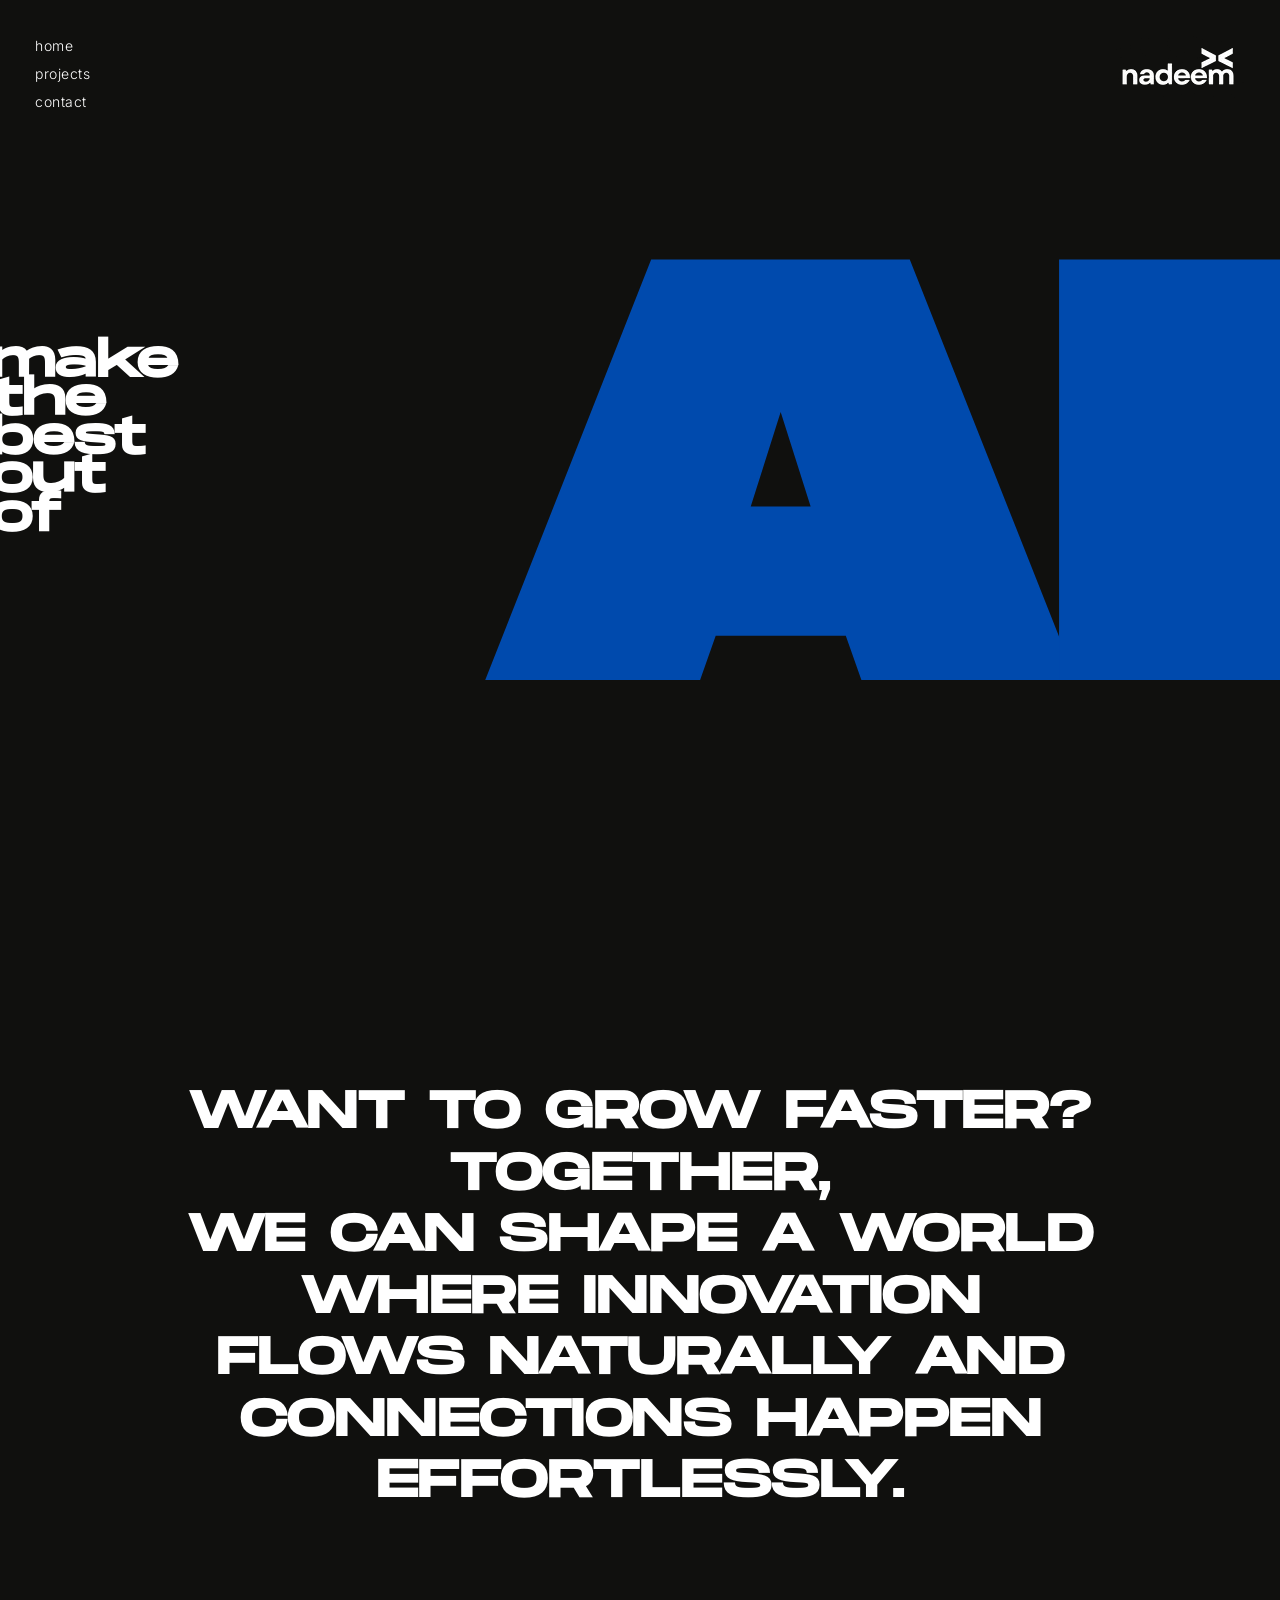
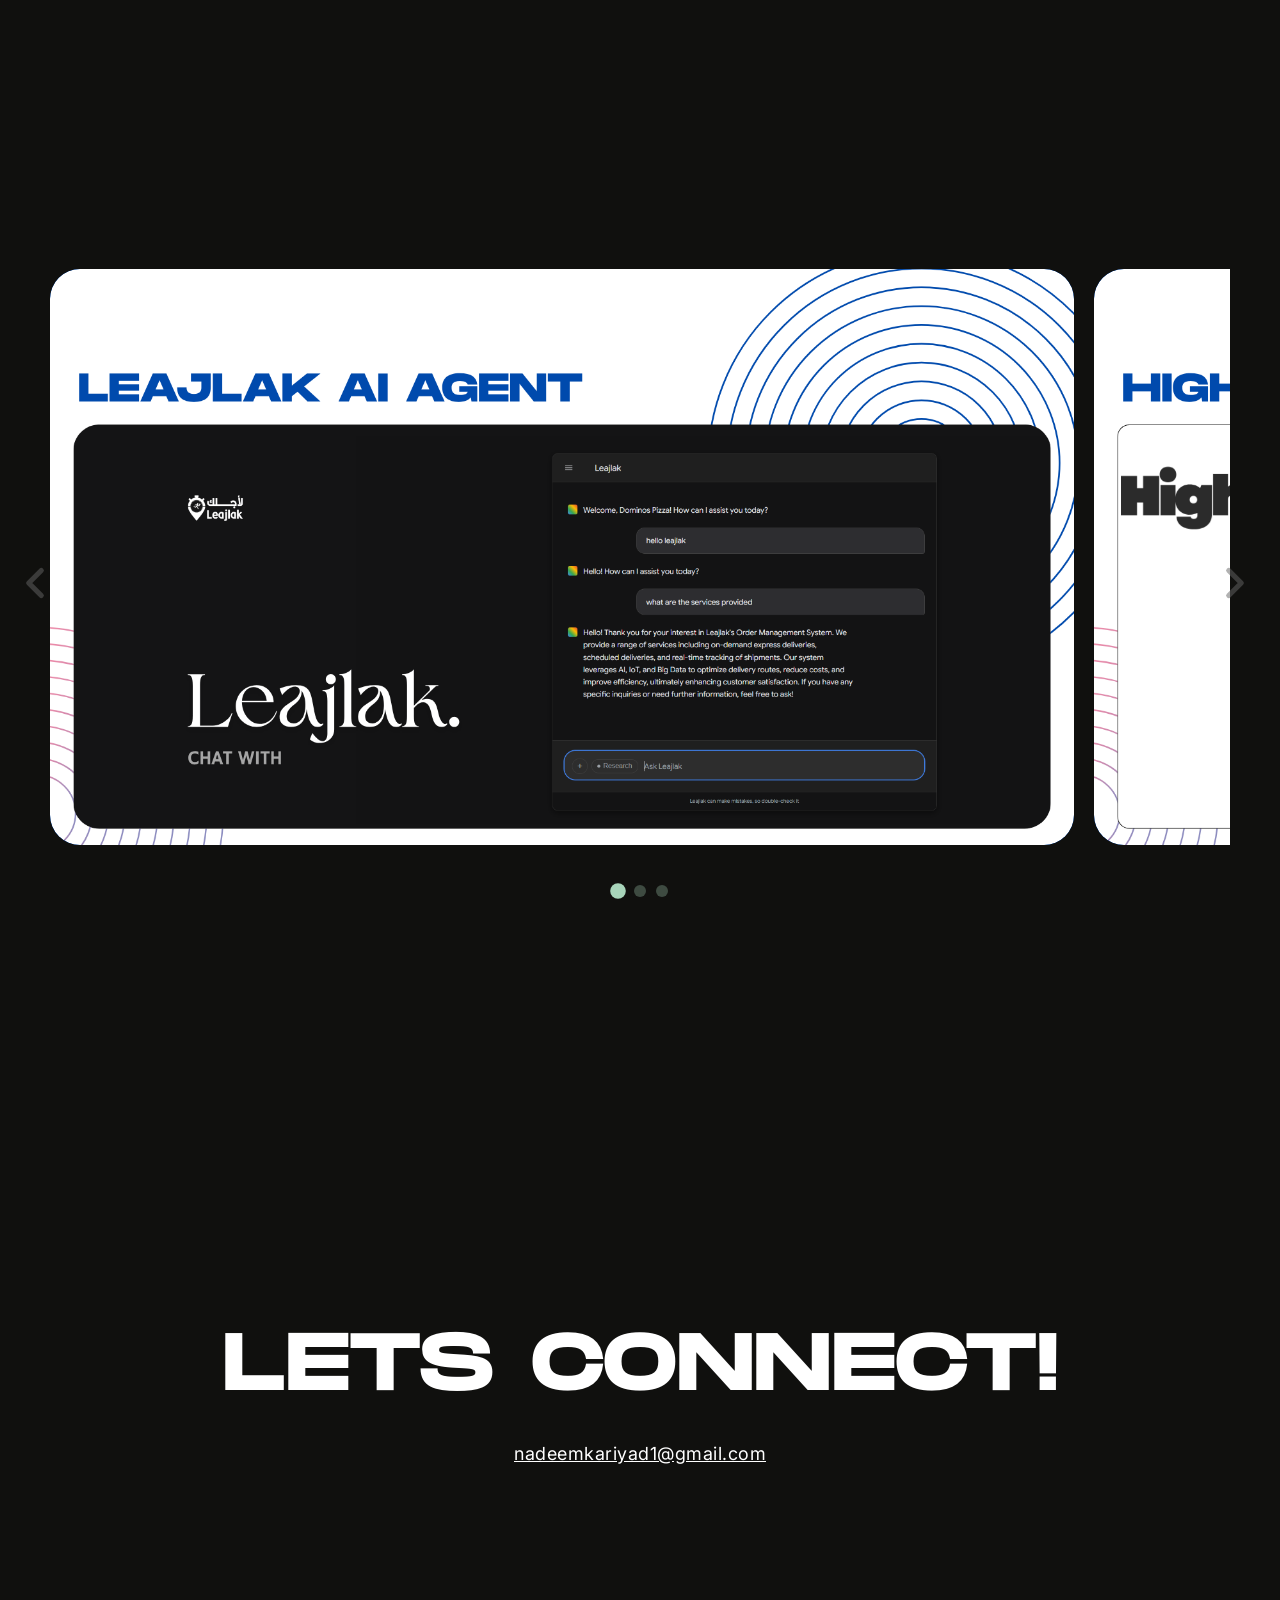
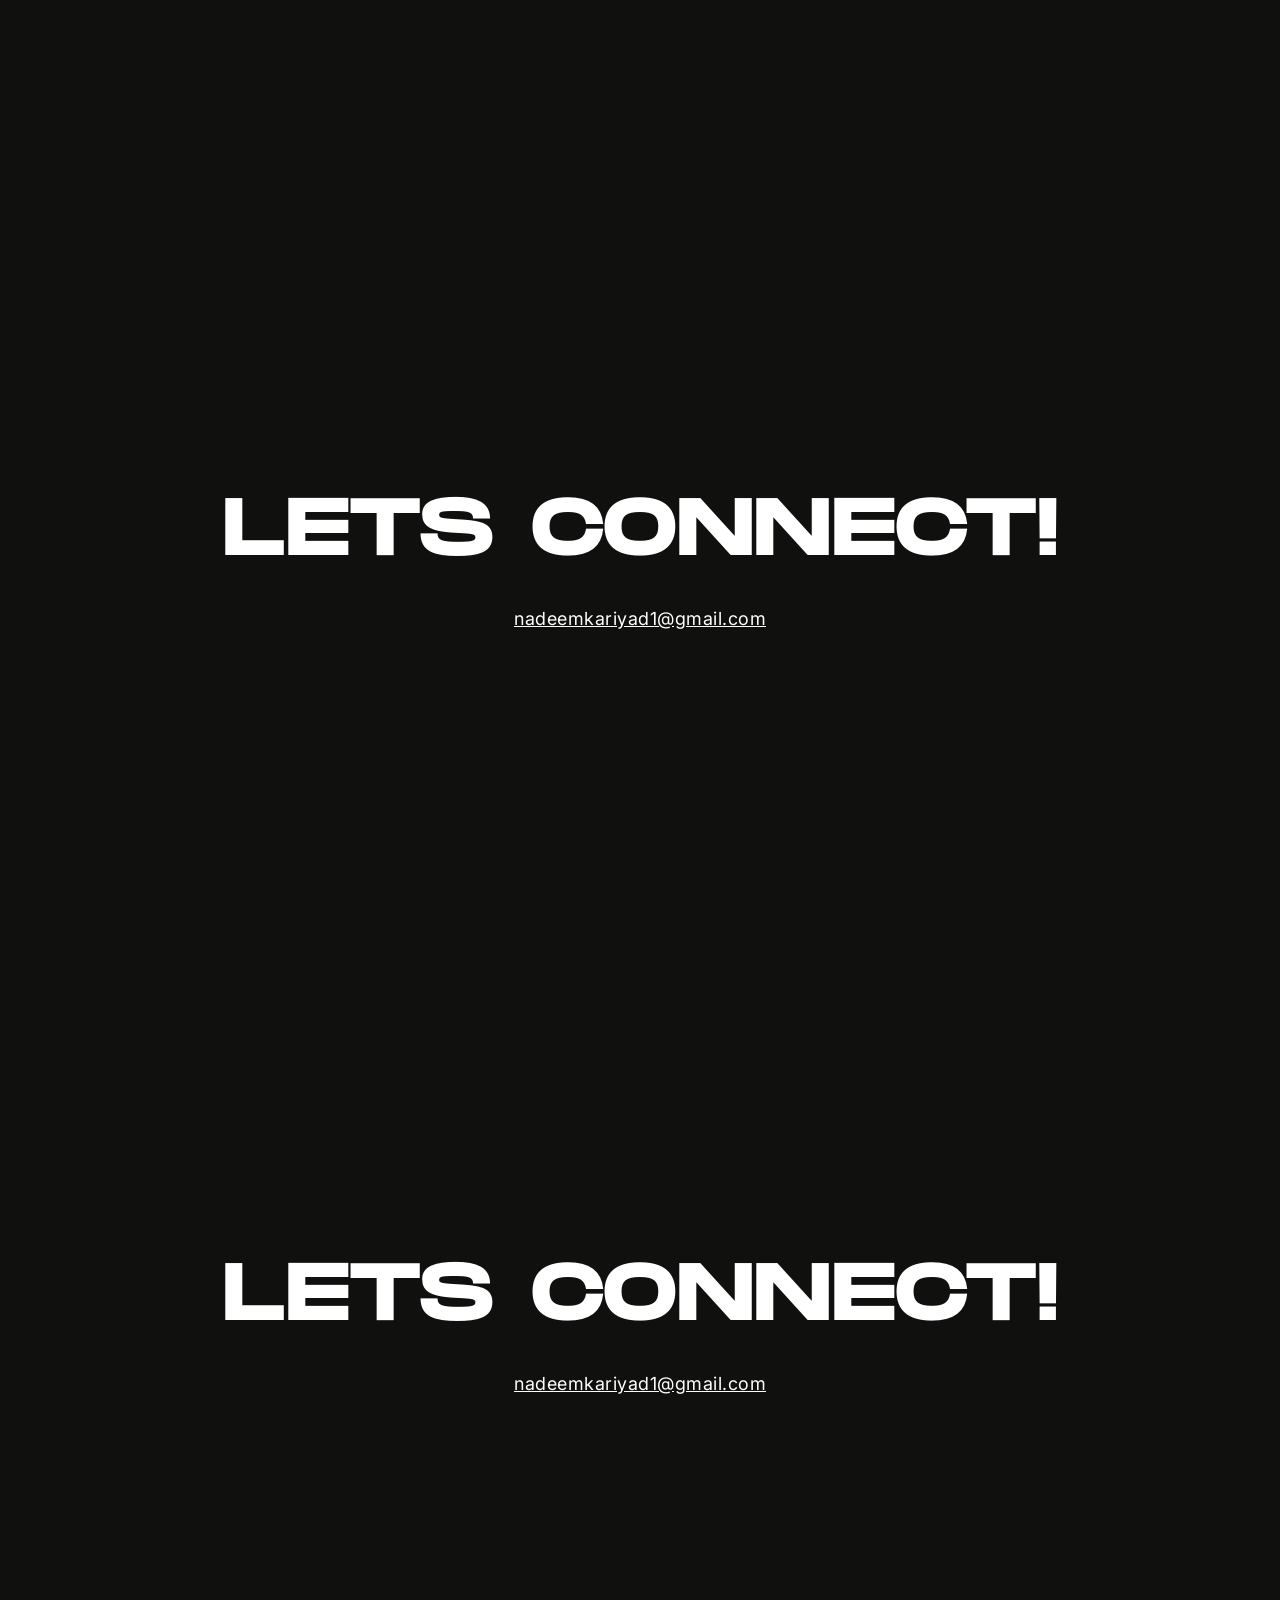
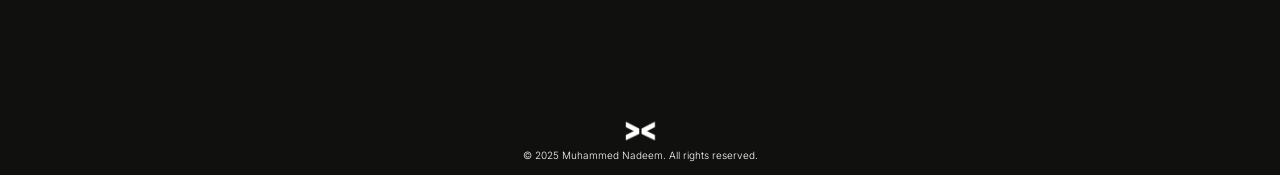
<file: index.html>
<!DOCTYPE html>
<html lang="en">
<head>
    <meta charset="UTF-8">
    <meta name="viewport" content="width=device-width, initial-scale=1.0">
    <title>Looking for growth?</title>
    <link rel="icon" type="image/x-icon" href="images/favicon.ico">
    <link href="https://fonts.googleapis.com/css2?family=Inter:wght@300;400;700;900&display=swap" rel="stylesheet">
    <link href="https://api.fontshare.com/v2/css?f[]=clash-grotesk@700&display=swap" rel="stylesheet">
    <link href="https://fonts.cdnfonts.com/css/garet" rel="stylesheet">
    <link rel="stylesheet" href="styles.css">
</head>

<body>
    <!-- Navigation -->
    <nav>
        <ul id="navList" class="nav-list">
            <li><a href="#hero" class="nav-link">home</a></li>
            <li><a href="#projects" class="nav-link">projects</a></li>
            <li><a href="#contact" class="nav-link">contact</a></li>
        </ul>

        <div class="menu-icon" id="menuIcon">
            <span></span>
            <span></span>
            <span></span>
        </div>
    </nav>

    <!-- Logo -->
     <!--
    <div class="logo">

        <span class="logo-text">&gt;&lt; /n nadeem</span>
    </div>
    -->

    <div class="logo">
    <img src="images/logo.png" alt="Nadeem Logo" class="logo-img">
    </div>

    <!-- Hero Section -->
    <section class="hero" id="hero">
        <div class="hero-content">
            <div class="hero-subtext">make<br>the<br>best<br>out of</div>
            <canvas id="canvas"></canvas>

            <div class="ai-text"><br>AI</div>
        </div>
    </section>

    <!-- Vision Section -->
    <section class="vision">
        <div class="vision-content">
            <h2>
                WANT TO GROW FASTER?<br>
                TOGETHER,<br>
                WE CAN SHAPE A WORLD<br>
                WHERE INNOVATION<br>
                FLOWS NATURALLY AND<br>
                CONNECTIONS HAPPEN<br>
                EFFORTLESSLY.
            </h2>

        </div>
    </section>

    <!-- Projects Section -->
    <section class="projects" id="projects">
        <div class="projects-content">
            <div class="projects-wrapper">
                
                
                <div class="projects-container" id="projectsContainer">
                    <div class="project-card">
                        <img src="images/project.png" alt="Project 1" class="project-img">
                    </div>
                    <div class="project-card">
                        <img src="images/project2.png" alt="Project 1" class="project-img">
                    </div>
                    <div class="project-card">
                        <img src="images/project3.png" alt="Project 1" class="project-img">
                    </div>
                </div>


            </div>
            <svg class="arrow-left arrow-icon" id="prevBtn" viewBox="0 0 24 24" xmlns="http://www.w3.org/2000/svg">
                    <path d="M15 18L9 12L15 6" stroke="#666" stroke-width="2.5" fill="none" stroke-linecap="round" stroke-linejoin="round"/>
            </svg>
            <svg class="arrow-right arrow-icon" id="nextBtn" viewBox="0 0 24 24" xmlns="http://www.w3.org/2000/svg">
                <path d="M9 18L15 12L9 6" stroke="#666" stroke-width="2.5" fill="none" stroke-linecap="round" stroke-linejoin="round"/>
            </svg>
            <div class="nav-dots" id="navDots"></div>
        </div>
    </section>

    <!-- Contact Section -->
    <section class="contact" id="contact">
        <div class="contact-text">
            <h2>LETS CONNECT!</h2>
            <a href="mailto:nadeemkariyad1@gmail.com">nadeemkariyad1@gmail.com</a>
        </div>
    </section>
        <section class="contact" id="contact">
        <div class="contact-text">
            <h2>LETS CONNECT!</h2>
            <a href="mailto:nadeemkariyad1@gmail.com">nadeemkariyad1@gmail.com</a>
        </div>
    </section>
            <section class="contact" id="contact">
        <div class="contact-text">
            <h2>LETS CONNECT!</h2>
            <a href="mailto:nadeemkariyad1@gmail.com">nadeemkariyad1@gmail.com</a>
        </div>
    </section>
    <footer>
        <div class="footer-container">
            <!-- Logo Section (Left) -->
            <div class="footer-logo">
                <img src="images/logo2.png" alt="Logo">
            </div>
            
            <!-- Text Content (Right) -->
            <div class="footer-content">
                <p>&copy; 2025 Muhammed Nadeem. All rights reserved.</p>
            </div>
        </div>
    </footer>
    <script src="app.js"></script>  
</body>
</html>
</file>
<file: styles.css>
@import url('https://fonts.cdnfonts.com/css/garet');
        * {
            margin: 0 ;
            padding: 0;
            box-sizing: border-box;
        }

        @font-face {
            font-family: 'Monument';
            src: url('fonts/MonumentExtended-Regular.otf') format('truetype');
            font-weight: normal;
            font-style: normal;
        }
        @font-face {
            font-family: 'bernoru';
            src: url('fonts/bernoru-blackultraexpanded.otf') format('truetype');
            font-weight: normal;
            font-style: normal;
        }
        @font-face {
            font-family: 'grotesk';
            src: url('fonts/kobuzan-cy-grotesk-grand-dark.otf') format('truetype');
            font-weight: normal;
            font-style: normal;
        }
        body {
            font-family: 'Inter', Arial, sans-serif;
            background-color: #10100e;
            color: white;
            overflow-x: hidden;
            scroll-behavior: smooth;
        }

        /* Navigation */
        nav {
            position: fixed;
            top: 35px;
            left: 35px;
            z-index: 1000;
        }

        nav ul {
            list-style: none;
        }

        nav ul li {
            margin-bottom: 8px;
        }

        nav ul li a {
            color: white;
            text-decoration: none;
            font-size: 14px;
            font-weight: 300;
            letter-spacing: 0.5px;
            transition: all 0.3s ease;
            display: inline-block;
            position: relative;
        }

        nav ul li a::after {
            content: '';
            position: absolute;
            bottom: -3px;
            left: 0;
            width: 0;
            height: 1px;
            background-color: #a8d5ba;
            transition: width 0.3s ease;
        }

        nav ul li a:hover::after {
            width: 100%;
        }

        nav ul li a:active {
            transform: scale(0.95);
        }

        .logo {
            position: fixed;
            top: 35px;
            right: 35px;
            z-index: 1000;
            text-align: right;
        }

        .logo-text {
            font-size: 18px;
            font-weight: 700;
            letter-spacing: 0.5px; /* ↓ reduced spacing */
            font-family: 'Garet', sans-serif;
            line-height: 1.3;
            color: #fff;
        }

        .menu-icon {
            display: none;
        }

        /* Sections */
        section {
            min-height: 95vh;
            display: flex;
            align-items: center;
            justify-content: center;
            padding: 0 50px;
        }

        /* Hero Section */
        .hero {
            display: flex;
            flex-direction: column;
            justify-content: center;   /* vertical center */
            align-items: center;       /* horizontal center */
            height: 100vh;             /* full viewport height */
            position: relative;
            text-align: center;
        }

        .hero-content {
            display: flex;
            flex-direction: row;        /* side by side */
            align-items: center;        /* vertical alignment */
            justify-content: center;    /* center horizontally */
            gap: 15px;                  /* space between tagline and AI text */
        }

        .hero-subtext {
            -webkit-user-select:none;
            user-select: none;
            font-family: 'Monument', sans-serif;
            font-size: clamp(30px, 5vw, 48px);
            font-weight: 700;
            color: #fff;
            margin-bottom: 20px; 
            text-align: left;
            line-height: 0.8;
        }

        .ai-text {
            -webkit-user-select:none;
            user-select: none;
            font-family: 'grotesk', sans-serif;
            font-size: clamp(250px, 45vw, 800px);
            font-weight: 900;
            line-height: 0;
            letter-spacing: -0.03em;
            color: #004aad;
        }

        /* Vision Section */
        .vision {
            position: relative;
        }

        .vision-content {
            font-family: 'Monument', sans-serif;
            max-width: 1200px;
            text-align: center;
            position: relative;
        }

        .vision h2 {
            font-size: clamp(25px, 4vw, 55px);
            font-weight: 900;
            line-height: 1.2;
            letter-spacing: 0.01em;
            margin-bottom: 60px;
        }   


        /* Projects Section */
        .projects {
            padding: 100px 50px;
            display: flex;
            align-items: center;
            justify-content: center;
        }

        .projects-content {
            width: 100%;
            max-width: 1400px;
        }

        .projects-wrapper {
            width: 100%;
            overflow: hidden;
            position: relative;
        }

        .projects-container {
            display: flex;
            gap: 20px;
            transition: transform 0.6s cubic-bezier(0.4, 0, 0.2, 1);
        }

        .project-card {
            background-color: #004aad;
            width:80vw;
            border-radius: 30px;
            min-width: calc(80% - 0px);
            aspect-ratio: 16/9;
            display: flex;
            align-items: center;
            justify-content: center;
            position: relative;
            overflow: hidden;
            flex-shrink: 0;
        }

        .project-card img.project-img {
            width: 100px;
            height: auto;
            width: 100%;
            height: 100%;
            object-fit: cover;   /* fills the card, crops if necessary */
            border-radius: 30px; /* match card radius */
        }

        .project-card .logo-icon-center {
            width: 50px;
            height: 50px;
        }

        .arrow-left,
        .arrow-right {
            position: absolute;
            width: 50px;
            height: 50px;
            opacity: 0.5;
            cursor: pointer;
            transition: all 0.3s ease;
            z-index: 10;
            top: 50%;
            transform: translateY(-50%);
        }

        .arrow-left:hover,
        .arrow-right:hover {
            opacity: 1;
            transform: translateY(-50%) scale(1.1);
        }

        .arrow-left:active,
        .arrow-right:active {
            transform: translateY(-50%) scale(0.9);
        }

        .arrow-left {
            left: 10px;
        }

        .arrow-right {
            right: 20px;
        }

        .nav-dots {
            display: flex;
            gap: 10px;
            justify-content: center;
            margin-top: 40px;
        }

        .dot {
            width: 12px;
            height: 12px;
            border-radius: 50%;
            background-color: rgba(168, 213, 186, 0.3);
            cursor: pointer;
            transition: all 0.3s ease;
        }

        .dot:hover {
            background-color: rgba(168, 213, 186, 0.6);
            transform: scale(1.2);
        }

        .dot.active {
            background-color: #a8d5ba;
            transform: scale(1.3);
        }

        /* Contact Section */
        .contact {
            min-height: 85vh;
            text-align: center;
        }

        .contact h2 {
            font-family: 'Monument', sans-serif;
            font-size: clamp(40px, 6vw, 90px);
            font-weight: 900;
            letter-spacing: 0.02em;
            margin-bottom: 30px;
        }

        .contact-highlight {
            color: #a8d5ba;
        }

        .contact a {
            color: white;
            text-decoration: underline;
            font-size: clamp(14px, 2vw, 18px);
            letter-spacing: 0.5px;
        }

        /* SVG Icons */
        .x-icon {
            fill: white;
        }

        .arrow-icon {
            fill: #666;
        }
        
        footer {
            background-color: transparent;
            width: 100%;
            padding: 10px;
            position: absolute;
            min-height: 10px;
        }

        .footer-container {
            max-width: 1200px;
            margin: 0 auto;
            padding: 0 40px;
            display: flex;
            flex-direction: column;        /* ADD THIS - stacks items vertically */
            align-items: center;           /* Centers everything horizontally */
            gap: 0px;                     /* Space between text and logo */
        }

        /* Footer Content (Now on TOP) */
        .footer-content {
            order: 2;                      /* Appears first */
            text-align: center;
        }

        /* Footer Logo (Now on BOTTOM) */
        .footer-logo {
            order: 1;                      /* Appears second (below text) */
        }

        .footer-logo img {
            width: 100%;
            max-width: 35px;               /* Increased for visibility */
            height: auto;
            display: block;
            margin: 0 auto;                /* Centers the logo */
        }

        .footer-content p {
            margin: 4px 0;
            font-size: 10px;
            font-weight: 300;
            color: #ffffff;
        }

 
        /* Scroll Animations */
        section {
            opacity: 0;
            transform: translateY(50px);
            transition: opacity 0.8s ease-out, transform 0.8s ease-out;
        }

        section.visible {
            opacity: 1;
            transform: translateY(0);
        }

        .hero {
            opacity: 1;
            transform: translateY(0);
        }
</file>
